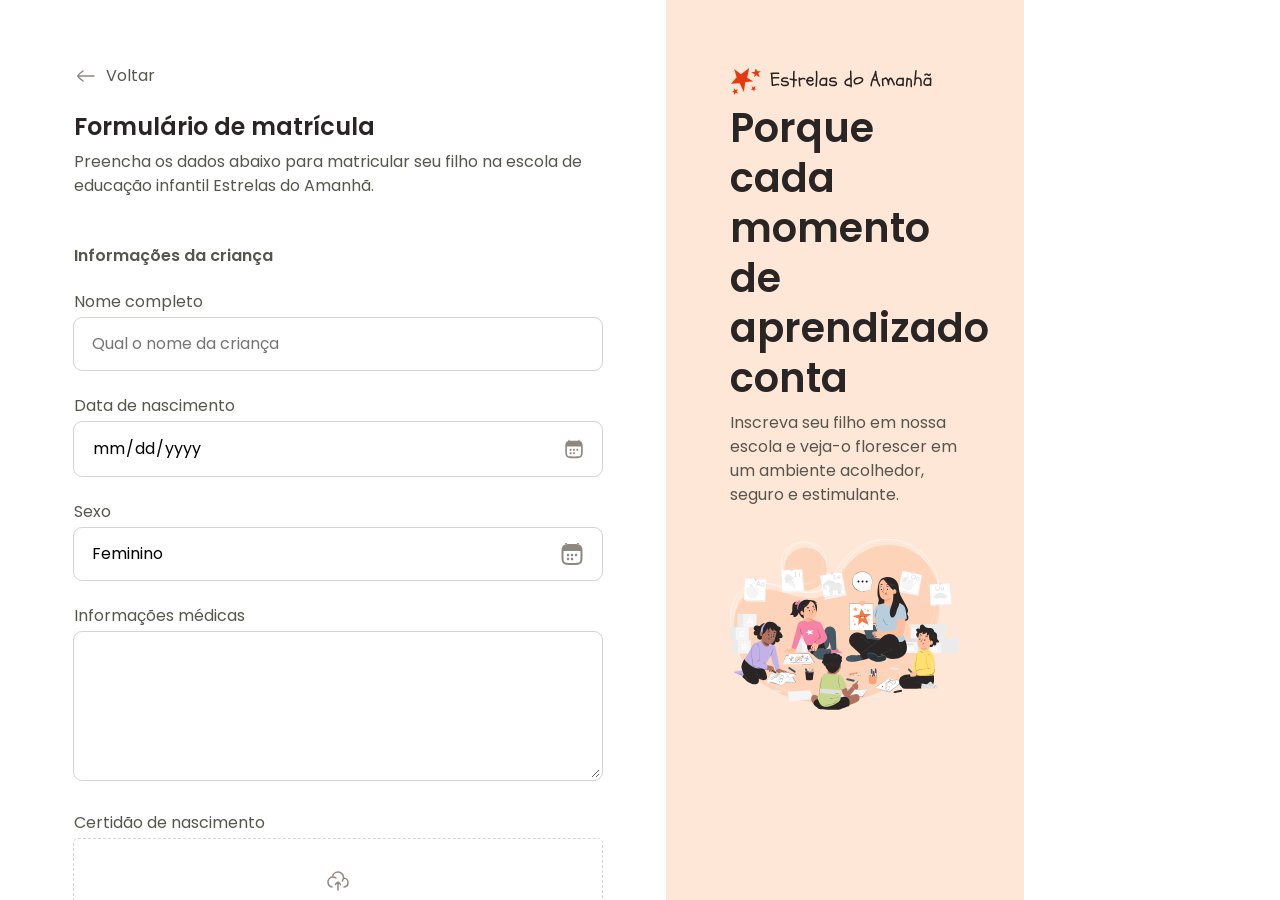
<file: index.html>
<!DOCTYPE html>
<html lang="pt-br">
<head>
    <link rel="preconnect" href="https://fonts.googleapis.com">
    <link rel="preconnect" href="https://fonts.gstatic.com" crossorigin>
    <meta charset="UTF-8">
    <meta name="viewport" content="width=device-width, initial-scale=1.0">
    <title>Matrículas Estelas do Amanhã</title>
    <link href="https://fonts.googleapis.com/css2?family=Poppins:ital,wght@0,100;0,200;0,300;0,400;0,500;0,600;0,700;0,800;0,900;1,100;1,200;1,300;1,400;1,500;1,600;1,700;1,800;1,900&display=swap" rel="stylesheet">
    <link rel="stylesheet" href="styles/index.css">
</head>
<body>
    <div id="app">
        <main>
            <div class="main-container">
                <div class="back">
                    <img src="assets/icons/arrow-left-02.svg" alt="seta para esquerda">
                    <span>Voltar</span>
                </div>

                <h1>Formulário de matrícula</h1>
                <p>Preencha os dados abaixo para matricular seu filho na escola de educação infantil Estrelas do Amanhã.</p>

                <form>
                    <fieldset class="child-info">
                        <legend>Informações da criança</legend>
                    <div class="input-wrapper">
                        <label for="fullname">Nome completo</label>
                        <input id="fullname" type="text" name="nome" placeholder="Qual o nome da criança">
                    </div>

                    <div class="input-wrapper">
                        <label for="birth">Data de nascimento</label>
                        <input id="birth" type="date" name="data_nasc" lang="pt-BR">
                    </div>

                    <div class="select-wrapper">
                        <label for="gender">Sexo</label>
                        <select id="gender" name="sexo">
                            <option value="F">Feminino</option>
                            <option value="M">Masculino</option>
                            <option value="O">Prefiro não responder</option>
                        </select>                        
                    </div>

                    <div class="textarea-wrapper">
                        <label for="medical-info">Informações médicas</label>
                        <textarea id="medical-info" name="" cols="30" rows="5" placeholder="A criança possue alguma condição medica que a escola deva estar ciente? (Se sim, especifíque)"> </textarea>
                    </div>

                    <div class="droparea-wrapper">
                        <label for="birth-file">Certidão de nascimento</label>
                        <div class="dropzone">
                            <input id="birth-file" 
                            type="file" name="">
                            <img src="assets/icons/cloud-upload.svg" alt="">
                            <p>Clique aqui para <br> selecionar arquivos</p>
                        </div>
                    </div>
                    </fieldset>

                    <fieldset class="address">
                        <legend>Endereço residencial</legend>

                        <div class="input-wrapper flex-2">
                            <label for="cep">CEP</label>
                            <input id="cep" type="text" name="cep" placeholder="99999-999">
                        </div>

                        <div class="flex">
                            <div class="input-wrapper flex-1">
                                <label for="street">Rua</label>
                                <input id="street" type="text" name="rua" value="Rua das Flores" disabled>
                            </div>

                            <div class="input-wrapper flex-1">
                                <label for="number">Número</label>
                                <input id="number" type="number" name="rua">
                            </div>
                        </div>

                        <div class="flex">
                            <div class="input-wrapper flex-1">
                                <label for="city">Cidade</label>
                                <input id="city" type="text" name="cidade" value="São Paulo" disabled>
                            </div>

                            <div class="input-wrapper flex-1">
                                <label for="state">Estado</label>
                                <input id="state" type="number" name="estado" value="SP" disabled>
                            </div>
                        </div>
                        
                    </fieldset>

                    <fieldset class="guardian">
                        <legend>Informações do Responsável</legend>
                        <div class="input-wrapper">
                            <label for="guardian">Nome do responsável</label>
                            <input id="guardian" type="text" name="guardian">
                            <small>Principal responsável legal e contato de emergência</small>
                        </div>

                        <div class="input-wrapper">
                            <label for="phone">Telefone</label>
                            <input id="phone" type="text" name="phone" placeholder="(55) 1234-6789">
                        </div>

                        <div class="input-wrapper">
                            <label for="email">E-mail</label>
                            <input id="email" type="email" name="email" placeholder="exemplo@gmail.com" required>
                            <div class="error">
                                <img src="assets/icons/alert-circle.svg" alt="Ícone de erro">
                                <span>Insira e-mail válido</span>
                            </div>
                        </div>

                    </fieldset>

                    <fieldset class="enroll-options">
                        <legend>Opções de matrícula</legend>

                        <div class="input-wrapper">
                            <label for="guardian">Selecione o turno de estudo</label>
                            <div class="class radio-wrapper">
                                
                                <div class="radio-inner">
                                    <div class="class radio-image">
                                        <input id="morning" type="radio" name="study-shift" value="morning">
                                        <img src="assets/icons/sun-cloud-02.svg" alt="Nuvem e Sol">
                                        <label for="morning">Manhã</label>
                                    </div>
                                </div>

                                <div class="radio-inner">
                                    <div class="radio-inner">
                                    <div class="class radio-image">
                                        <input id="evening" type="radio" name="study-shift" value="evening">
                                        <img src="assets/icons/sun-02.svg" alt="Sol">
                                        <label for="evening">Tarde</label>
                                    </div>
                                </div>
                                </div>
                            </div>
                        </div>

                    </fieldset>
                </form>

            </div>
        </main>

        <aside>
            <div class="aside-container">
                <header>
                    <img src="assets/Logo.svg" alt="Logo escola">
                    <h2>Porque cada momento de <span>aprendizado</span> conta</h2>
                    <p>Inscreva seu filho em nossa escola e veja-o florescer em um ambiente acolhedor, seguro e estimulante.</p>
                </header>
                <img src="assets/Illustration.svg" alt="Ilustração lúdica">

            </div>
        </aside>

    </div>
</body>
</html>
</file>
<file: styles/index.css>
@import url(global.css);
@import url(layout.css);
@import url(forms.css);
</file>
